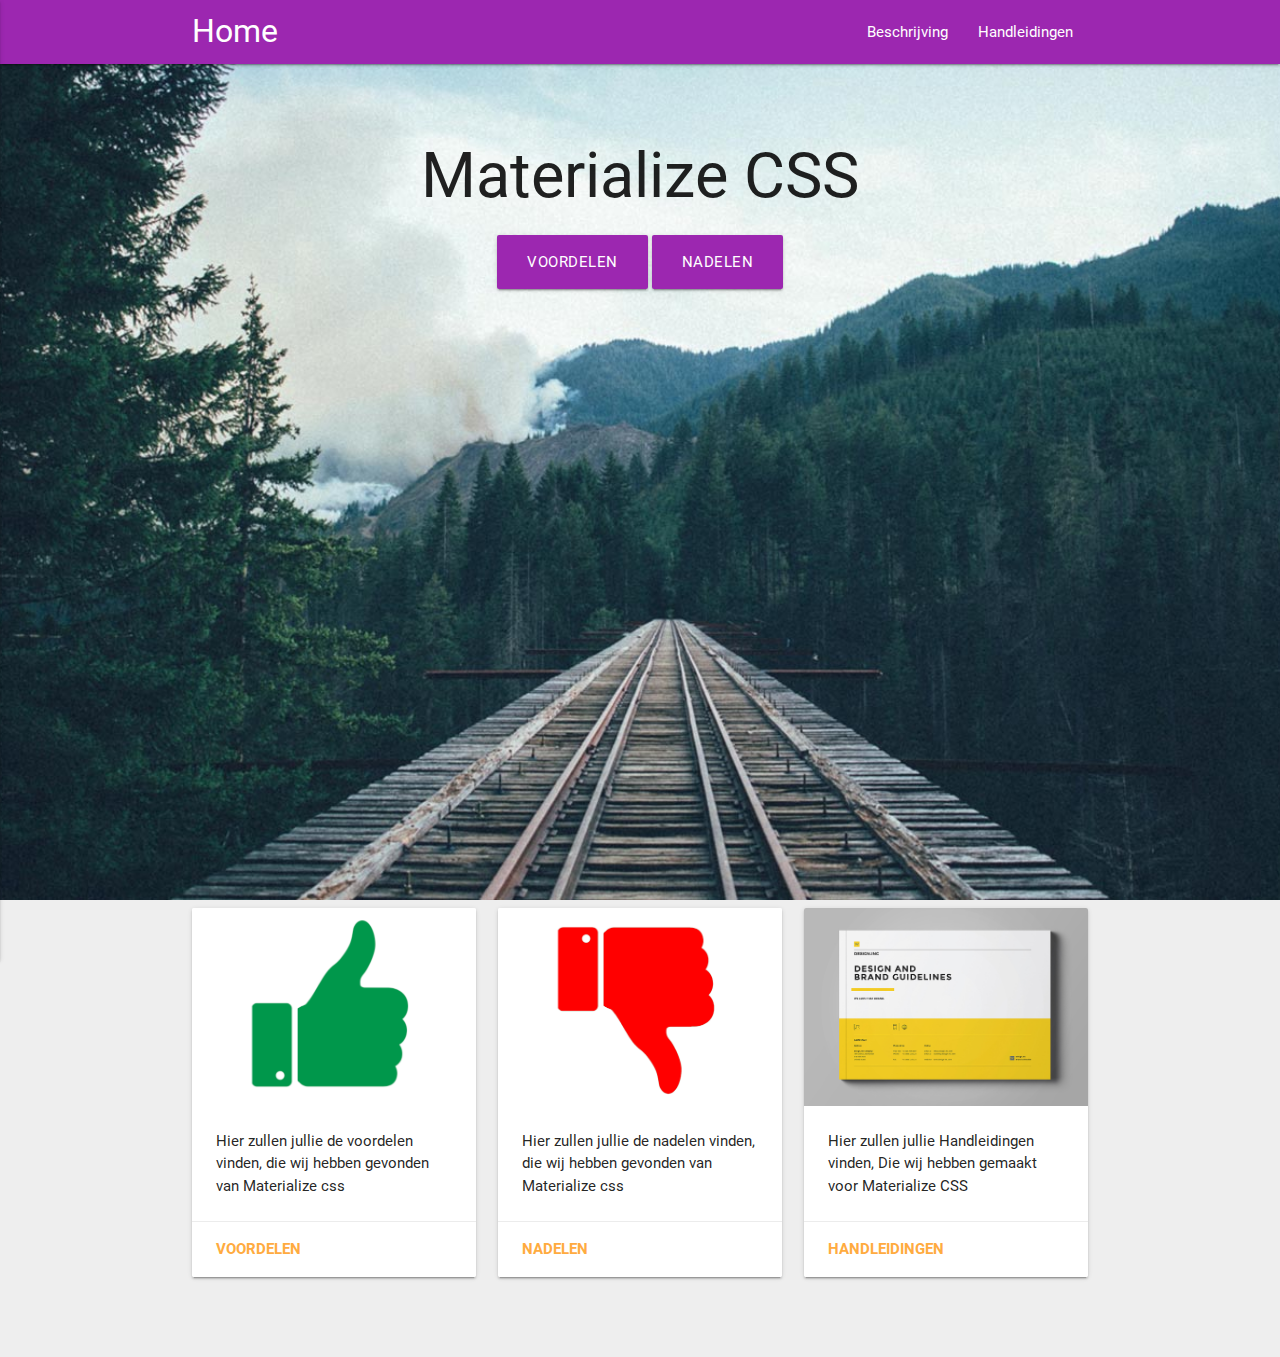
<file: index.html>
<!DOCTYPE html>
<html lang="en">
<head>
    <title>Materialize CSS</title>

    <!-- CSS  -->
    <link href="https://fonts.googleapis.com/icon?family=Material+Icons" rel="stylesheet">
    <link href="css/materialize.css" type="text/css" rel="stylesheet" media="screen,projection"/>
    <link href="css/style.css" type="text/css" rel="stylesheet" media="screen,projection"/>
</head>
<body>
<section class="landingpage">
    <nav class="purple" role="navigation">
        <div class="container"><a id="logo-container" href="index.html" class="brand-logo">Home</a>
            <ul class="right hide-on-med-and-down">
                <li><a href="beschrijving.html">Beschrijving</a></li>
                <li><a href="handleidingen.html">Handleidingen</a></li>
            </ul>
            <ul id="nav-mobile" class="side-nav">
                <li><a href="beschrijving.html">Beschrijving</a></li>
                <li><a href="handleidingen.html">handleidingen</a></li>
                <li><a href="voordelen.html">Voordelen</a></li>
                <li><a href="nadelen.html">Nadelen</a></li>

            </ul>
            <a href="#" data-activates="nav-mobile" class="button-collapse"><i class="material-icons">menu</i></a>
        </div>
    </nav>

<div class="no-pad-bot" id="index-banner">
    <div class="container">
        <br><br>
        <h1 class="header center-align solid-red-text">Materialize CSS</h1>
<div class="row">
        <div class="center-align">
            <a href="voordelen.html" id="download-button" class="btn-large waves-effect waves-light purple">Voordelen</a>
            <a href="nadelen.html" id="#" class="btn-large waves-effect waves-light purple">Nadelen</a>
        </div>
</div>
        <br><br>
    </div>
</div>
</section>
<section style="background: #eeeeee">
    <div class="container">
        <!--   Icon Section   -->
        <div class="row">
            <div class="col s12 m6 l4">
                <div class="card hoverable">
                    <div class="card-image">
                        <img src="img/greenthumb.png" class="responsive-img">
                    </div>
                    <div class="card-content">
                        <p>Hier zullen jullie de voordelen vinden, die wij hebben gevonden van Materialize css</p>
                    </div>
                    <div class="card-action">
                        <a href="voordelen.html"><b>Voordelen</b></a>
                    </div>
                </div>
            </div>

            <div class="col s12 m6 l4">
                <div class="card hoverable">
                    <div class="card-image">
                        <img src="img/redthumb.png" class="responsive-img">
                    </div>
                    <div class="card-content">
                        <p>Hier zullen jullie de nadelen vinden, die wij hebben gevonden van Materialize css</p>
                    </div>
                    <div class="card-action">
                        <a href="nadelen.html"><b>Nadelen</b></a>
                    </div>
                </div>
            </div>

            <div class="col s12 m6 l4">
                <div class="card hoverable">
                    <div class="card-image">
                        <img src="img/manual.jpg" class="responsive-img">
                    </div>
                    <div class="card-content">
                        <p>Hier zullen jullie Handleidingen vinden, Die wij hebben gemaakt voor Materialize CSS</p>

                    </div>
                    <div class="card-action">
                        <a href="handleidingen.html"><b>Handleidingen</b></a>
                    </div>
                </div>
            </div>

        </div>
        <br><br>
    </div>
</section>






    <!--  Scripts-->
    <script src="https://code.jquery.com/jquery-2.1.1.min.js"></script>
    <script src="js/materialize.js"></script>
    <script src="js/script.js"></script>

</body>
</html>
</file>
<file: css/style.css>
.icon-block {
    padding: 0 15px;
}
.icon-block .material-icons {
    font-size: inherit;
}

.landingpage {
    background: url("../img/background3.jpg") center no-repeat;
    background-size: cover;
    height: 100vh;
    overflow: hidden;
    padding: 0;
    width: 100%;

}

.card_image_style {
    height: 200px;
    width: 200px;
}

::selection{
    background-color: purple;
}

.opsomming{
    font-size: 40px;
    color: white;
}
</file>
